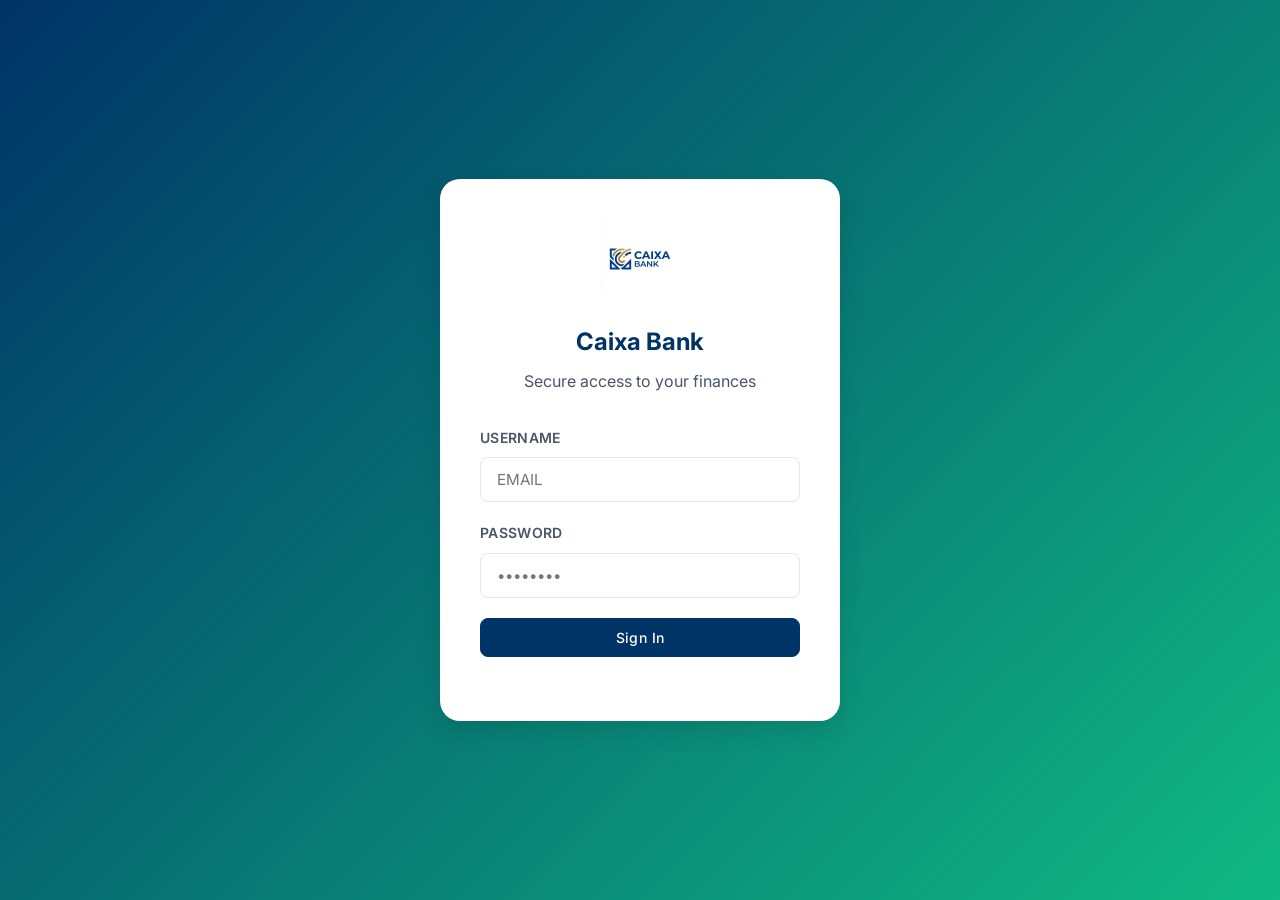
<file: bank-app/index.html>
<!DOCTYPE html>
<html lang="en">

<head>
    <meta charset="UTF-8">
    <meta name="viewport" content="width=device-width, initial-scale=1.0">
    <title>Login - Caixa Bank</title>
    <link rel="stylesheet" href="style.css">
    <link rel="preconnect" href="https://fonts.googleapis.com">
    <link rel="preconnect" href="https://fonts.gstatic.com" crossorigin>
    <link href="https://fonts.googleapis.com/css2?family=Inter:wght@400;500;600;700&display=swap" rel="stylesheet">
</head>

<body class="auth-container">

    <div class="auth-card">
        <div style="text-align: center; margin-bottom: 2rem;">
            <img src="logo.png" alt="Caixa Bank Logo" style="width: 80px; margin-bottom: 1rem;">
            <h1 style="color: var(--primary); font-size: 1.5rem; margin-bottom: 0.5rem;">Caixa Bank</h1>
            <p style="color: var(--text-muted);">Secure access to your finances</p>
        </div>

        <form id="loginForm">
            <label for="username">Username</label>
            <input type="text" id="username" placeholder="EMAIL" required>

            <label for="password">Password</label>
            <input type="password" id="password" placeholder="••••••••" required>

            <div id="loginError" class="text-danger" style="margin-bottom: 1rem; display: none;">Invalid username or
                password</div>

            <button type="submit" class="btn btn-primary" style="width: 100%; justify-content: center;">Sign In</button>
        </form>

        <p style="text-align: center; margin-top: 1.5rem; font-size: 0.875rem; color: var(--text-muted);">
        </p>
    </div>

    <script src="app.js"></script>
    <script>
        document.getElementById('loginForm').addEventListener('submit', (e) => {
            e.preventDefault();
            const user = document.getElementById('username').value;
            const pass = document.getElementById('password').value;
            const errorDiv = document.getElementById('loginError');

            if (login(user, pass)) {
                window.location.href = 'dashboard.html';
            } else {
                errorDiv.style.display = 'block';
            }
        });

        // Redirect if already logged in
        if (sessionStorage.getItem('bank_session')) {
            window.location.href = 'dashboard.html';
        }
    </script>
</body>

</html>
</file>
<file: bank-app/style.css>
:root {
    --primary: #003366; /* Deep Royal Blue */
    --primary-dark: #002244;
    --primary-light: #e6f0ff;
    --gold: #C5A059; /* Corporate Gold */
    --secondary: #10B981;
    --accent: #C5A059;
    --danger: #DC2626;
    --bg-main: #F4F7F9;
    --bg-card: #FFFFFF;
    --text-main: #1A202C;
    --text-muted: #4A5568;
    --border: #E2E8F0;
    --radius: 8px; /* More standard corporate radius */
    --shadow-sm: 0 1px 2px 0 rgba(0, 0, 0, 0.05);
    --shadow: 0 4px 6px -1px rgba(0, 0, 0, 0.1), 0 2px 4px -1px rgba(0, 0, 0, 0.06);
    --shadow-lg: 0 10px 15px -3px rgba(0, 0, 0, 0.1);
    --transition: all 0.2s cubic-bezier(0.4, 0, 0.2, 1);
}

[data-theme="dark"] {
    --bg-main: #0F172A;
    --bg-card: #1E293B;
    --text-main: #F1F5F9;
    --text-muted: #94A3B8;
    --border: #334155;
    --primary: #38BDF8;
    --primary-light: rgba(56, 189, 248, 0.1);
}

* {
    margin: 0;
    padding: 0;
    box-sizing: border-box;
    font-family: 'Inter', system-ui, -apple-system, sans-serif;
}

body {
    background-color: var(--bg-main);
    color: var(--text-main);
    line-height: 1.6;
    transition: var(--transition);
    -webkit-font-smoothing: antialiased;
    min-height: 100vh;
}

/* Advanced Mesh Gradient Backgrounds */
.bg-mesh-dashboard {
    background-color: #F4F7F9;
    background-image: 
        radial-gradient(at 0% 0%, hsla(210,100%,93%,1) 0, transparent 50%), 
        radial-gradient(at 50% 0%, hsla(225,39%,30%,0.05) 0, transparent 50%),
        radial-gradient(at 100% 0%, hsla(41,47%,56%,0.1) 0, transparent 50%);
}

.bg-mesh-transfer {
    background-color: #F4F7F9;
    background-image: 
        radial-gradient(at 0% 100%, hsla(160,84%,39%,0.05) 0, transparent 50%),
        radial-gradient(at 100% 0%, hsla(210,100%,93%,1) 0, transparent 50%);
}

.bg-mesh-history {
    background-color: #F4F7F9;
    background-image: 
        radial-gradient(at 50% 50%, hsla(210,100%,93%,1) 0, transparent 100%);
}

.bg-mesh-profile {
    background-color: #F4F7F9;
    background-image: 
        radial-gradient(at 100% 100%, hsla(41,47%,56%,0.08) 0, transparent 50%),
        radial-gradient(at 0% 0%, hsla(210,100%,93%,1) 0, transparent 50%);
}

a {
    text-decoration: none;
    color: inherit;
}

button {
    cursor: pointer;
    border: none;
    outline: none;
    transition: var(--transition);
}

input, select, textarea {
    width: 100%;
    padding: 0.75rem 1rem;
    border: 1px solid var(--border);
    border-radius: var(--radius);
    background: var(--bg-card);
    color: var(--text-main);
    margin-bottom: 1.25rem;
    font-size: 0.95rem;
    transition: var(--transition);
}

input:focus, select:focus, textarea:focus {
    outline: none;
    border-color: var(--primary);
    box-shadow: 0 0 0 3px var(--primary-light);
}

label {
    display: block;
    font-size: 0.875rem;
    font-weight: 600;
    color: var(--text-muted);
    margin-bottom: 0.5rem;
    text-transform: uppercase;
    letter-spacing: 0.025em;
}

/* Layout Classes */
.container {
    max-width: 1200px;
    margin: 0 auto;
    padding: 2rem;
}

.card {
    background: var(--bg-card);
    padding: 2rem;
    border-radius: var(--radius);
    box-shadow: var(--shadow-sm);
    border: 1px solid var(--border);
    margin-bottom: 2rem;
    transition: var(--transition);
}

.card:hover {
    box-shadow: var(--shadow);
}

.btn {
    padding: 0.625rem 1.25rem;
    border-radius: var(--radius);
    font-weight: 500;
    display: inline-flex;
    align-items: center;
    gap: 0.5rem;
    font-size: 0.875rem;
    letter-spacing: 0.025em;
}

.btn-primary { 
    background: var(--primary); 
    color: white; 
    border: 1px solid var(--primary);
}
.btn-primary:hover { 
    background: var(--primary-dark); 
    border-color: var(--primary-dark);
}
.btn-outline { 
    border: 1px solid var(--border); 
    color: var(--text-main); 
    background: var(--bg-card); 
}
.btn-outline:hover { 
    background: var(--bg-main);
    border-color: var(--primary);
    color: var(--primary);
}

/* Navigation */
.navbar {
    display: flex;
    justify-content: space-between;
    align-items: center;
    padding: 1rem 2rem;
    background: var(--bg-card);
    border-bottom: 1px solid var(--border);
    position: sticky;
    top: 0;
    z-index: 100;
}

.sidebar {
    width: 280px;
    height: 100vh;
    background: var(--primary);
    color: white;
    position: fixed;
    top: 0;
    left: 0;
    padding: 2rem 1.5rem;
    display: flex;
    flex-direction: column;
    z-index: 1000;
}

.sidebar h2 {
    color: var(--gold) !important;
    font-weight: 700;
    letter-spacing: -0.025em;
}

.sidebar .nav-link {
    color: rgba(255, 255, 255, 0.7);
    padding: 0.75rem 1rem;
    border-radius: var(--radius);
    margin-bottom: 0.25rem;
    font-weight: 500;
}

.sidebar .nav-link:hover {
    background: rgba(255, 255, 255, 0.1);
    color: white;
}

.sidebar .nav-link.active {
    background: white;
    color: var(--primary);
}

.main-content {
    margin-left: 280px;
    padding: 3rem;
    max-width: 1400px;
}

.top-bar {
    display: none;
    position: fixed;
    top: 0;
    left: 0;
    right: 0;
    height: 64px;
    background: var(--bg-card);
    border-bottom: 1px solid var(--border);
    padding: 0 1.5rem;
    align-items: center;
    justify-content: space-between;
    z-index: 1100; /* Higher than sidebar overlay */
    box-shadow: var(--shadow-sm);
}

.hamburger {
    font-size: 1.5rem;
    background: none;
    border: none;
    color: var(--text-main);
    display: none;
}

@media (max-width: 1024px) {
    .sidebar {
        transform: translateX(-100%);
        transition: transform 0.4s cubic-bezier(0.4, 0, 0.2, 1);
        width: 100%;
        max-width: 280px;
        box-shadow: none;
    }

    .sidebar.active {
        transform: translateX(0);
        box-shadow: 10px 0 30px rgba(0,0,0,0.1);
    }

    .main-content {
        margin-left: 0;
        padding: 5rem 1.25rem 2rem 1.25rem;
    }

    .top-bar {
        display: flex;
    }

    .hamburger {
        display: block !important;
        cursor: pointer;
        padding: 0.5rem;
        transition: var(--transition);
        color: var(--text-main);
        z-index: 1200; /* Always on top */
    }
    
    .hamburger:hover {
        opacity: 0.7;
    }

    .dashboard-grid {
        grid-template-columns: 1fr;
        gap: 1.5rem;
    }
}

@media (max-width: 640px) {
    .summary-cards {
        grid-template-columns: 1fr !important;
    }

    .virtual-card {
        height: 180px;
    }

    .card-number {
        font-size: 1.1rem;
        letter-spacing: 0.15em;
    }
}



.sidebar-overlay {
    display: none;
    position: fixed;
    top: 0;
    left: 0;
    width: 100%;
    height: 100%;
    background: rgba(0, 0, 0, 0.4);
    backdrop-filter: blur(2px);
    z-index: 950;
    transition: opacity 0.3s ease;
}

.sidebar-overlay.active {
    display: block;
}

/* Toast Notifications */
#toast-container {
    position: fixed;
    bottom: 2rem;
    right: 2rem;
    z-index: 2000;
}

.toast {
    background: var(--bg-card);
    padding: 1rem 1.5rem;
    border-radius: var(--radius);
    box-shadow: var(--shadow);
    border-left: 4px solid var(--primary);
    margin-top: 0.5rem;
    animation: slideIn 0.3s ease-out;
}

@keyframes slideIn {
    from { transform: translateX(100%); opacity: 0; }
    to { transform: translateX(0); opacity: 1; }
}

/* Auth Page */
.auth-container {
    height: 100vh;
    display: flex;
    align-items: center;
    justify-content: center;
    background: linear-gradient(135deg, var(--primary), var(--secondary));
}

.auth-card {
    width: 100%;
    max-width: 400px;
    background: var(--bg-card);
    padding: 2.5rem;
    border-radius: 20px;
    box-shadow: 0 10px 25px rgba(0,0,0,0.1);
}

/* Virtual Card */
.virtual-card {
    background: linear-gradient(135deg, var(--primary), #1e293b);
    color: white;
    padding: 1.5rem;
    border-radius: 16px;
    position: relative;
    overflow: hidden;
    height: 200px;
    display: flex;
    flex-direction: column;
    justify-content: space-between;
    box-shadow: var(--shadow-lg);
    border: 1px solid rgba(255, 255, 255, 0.1);
}

.virtual-card::before {
    content: "";
    position: absolute;
    top: -50%;
    right: -20%;
    width: 200px;
    height: 200px;
    background: rgba(255, 255, 255, 0.05);
    border-radius: 50%;
}

.card-chip {
    width: 45px;
    height: 35px;
    background: linear-gradient(135deg, #fcd34d, #b45309);
    border-radius: 6px;
    margin-bottom: 1rem;
}

.card-number {
    font-size: 1.25rem;
    letter-spacing: 0.2em;
    font-family: 'Courier New', monospace;
    margin-bottom: 1rem;
}

/* Progress Bars for Goals */
.progress-container {
    width: 100%;
    height: 8px;
    background: var(--bg-main);
    border-radius: 4px;
    margin-top: 0.5rem;
    overflow: hidden;
}

.progress-fill {
    height: 100%;
    background: var(--gold);
    border-radius: 4px;
    transition: width 1s ease-in-out;
}

/* Dashboard Grid Adjustments */
.dashboard-grid {
    display: grid;
    grid-template-columns: 2fr 1fr;
    gap: 2rem;
}

@media (max-width: 1024px) {
    .dashboard-grid {
        grid-template-columns: 1fr;
    }
}

.metric-card {
    background: var(--bg-card);
    padding: 1.25rem;
    border-radius: var(--radius);
    border: 1px solid var(--border);
    display: flex;
    flex-direction: column;
    gap: 0.5rem;
}

.metric-value {
    font-size: 1.5rem;
    font-weight: 700;
}

/* Utils */
.flex { display: flex; }
.justify-between { justify-content: space-between; }
.items-center { align-items: center; }
.gap-2 { gap: 0.5rem; }
.gap-4 { gap: 1rem; }
.mt-4 { margin-top: 1rem; }
.mb-2 { margin-bottom: 0.5rem; }
.text-danger { color: var(--danger); }
.text-success { color: var(--secondary); }
.text-xs { font-size: 0.75rem; }
.font-bold { font-weight: 700; }
</file>
